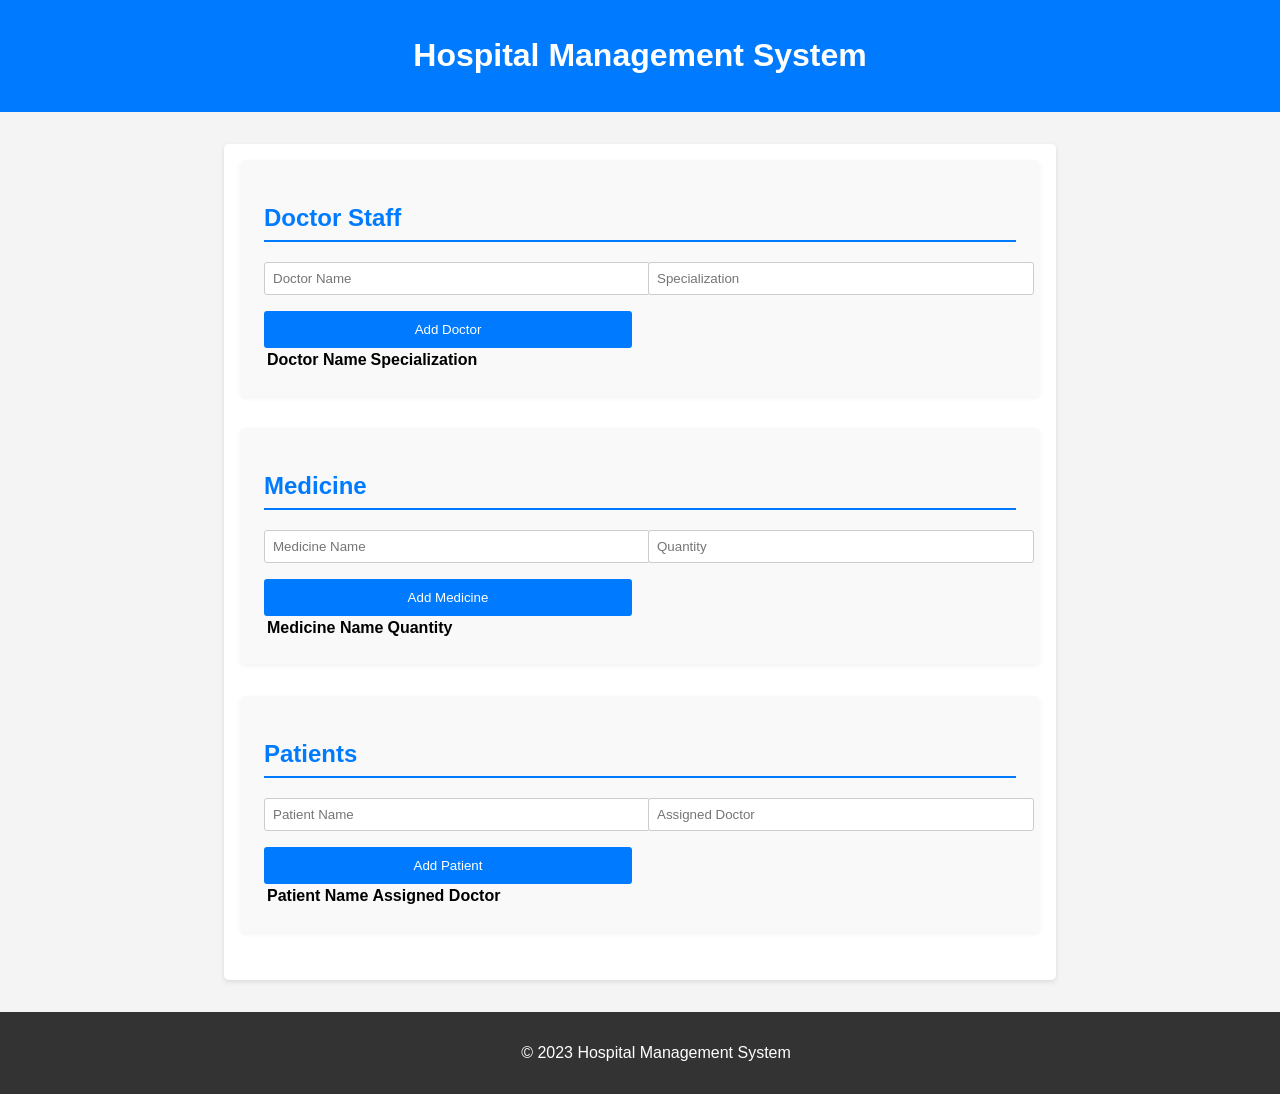
<file: index.html>
<!DOCTYPE html>
<html lang="en">

<head>
    <meta charset="UTF-8">
    <meta name="viewport" content="width=device-width, initial-scale=1.0">
    <title>Hospital Management System</title>
    <link rel="stylesheet" href="style.css">
</head>

<body>
    <header>
        <h1>Hospital Management System</h1>
    </header>
    <main>
        <section id="doctor-staff">
            <h2>Doctor Staff</h2>
            
            <form id="add-doctor-form">
                <input type="text" id="doctor-name" placeholder="Doctor Name" required>
                <input type="text" id="specialization" placeholder="Specialization" required>
                <button type="submit">Add Doctor</button>
            </form>
            <table id="doctor-list">
                <thead>
                    <tr>
                        <th>Doctor Name</th>
                        <th>Specialization</th>
                    </tr>
                </thead>
                <tbody></tbody>
            </table>
            
        </section>
        <section id="medicine">
            <h2>Medicine</h2>
            
            <form id="add-medicine-form">
                <input type="text" id="medicine-name" placeholder="Medicine Name" required>
                <input type="number" id="quantity" placeholder="Quantity" required>
                <button type="submit">Add Medicine</button>
            </form>
            <table id="medicine-list">
                <thead>
                    <tr>
                        <th>Medicine Name</th>
                        <th>Quantity</th>
                    </tr>
                </thead>
                <tbody></tbody>
            </table>
            
        </section>
        <section id="patients">
            <h2>Patients</h2>
            
            <form id="add-patient-form">
                <input type="text" id="patient-name" placeholder="Patient Name" required>
                <input type="text" id="assigned-doctor" placeholder="Assigned Doctor" required>
                <button type="submit">Add Patient</button>
            </form>
            <table id="patient-list">
                <thead>
                    <tr>
                        <th>Patient Name</th>
                        <th>Assigned Doctor</th>
                    </tr>
                </thead>
                <tbody></tbody>
            </table>
            
        </section>
    </main>
    <footer>
        <p>&copy; 2023 Hospital Management System</p>
    </footer>
    <script src="script.js"></script>
</body>

</html>
</file>
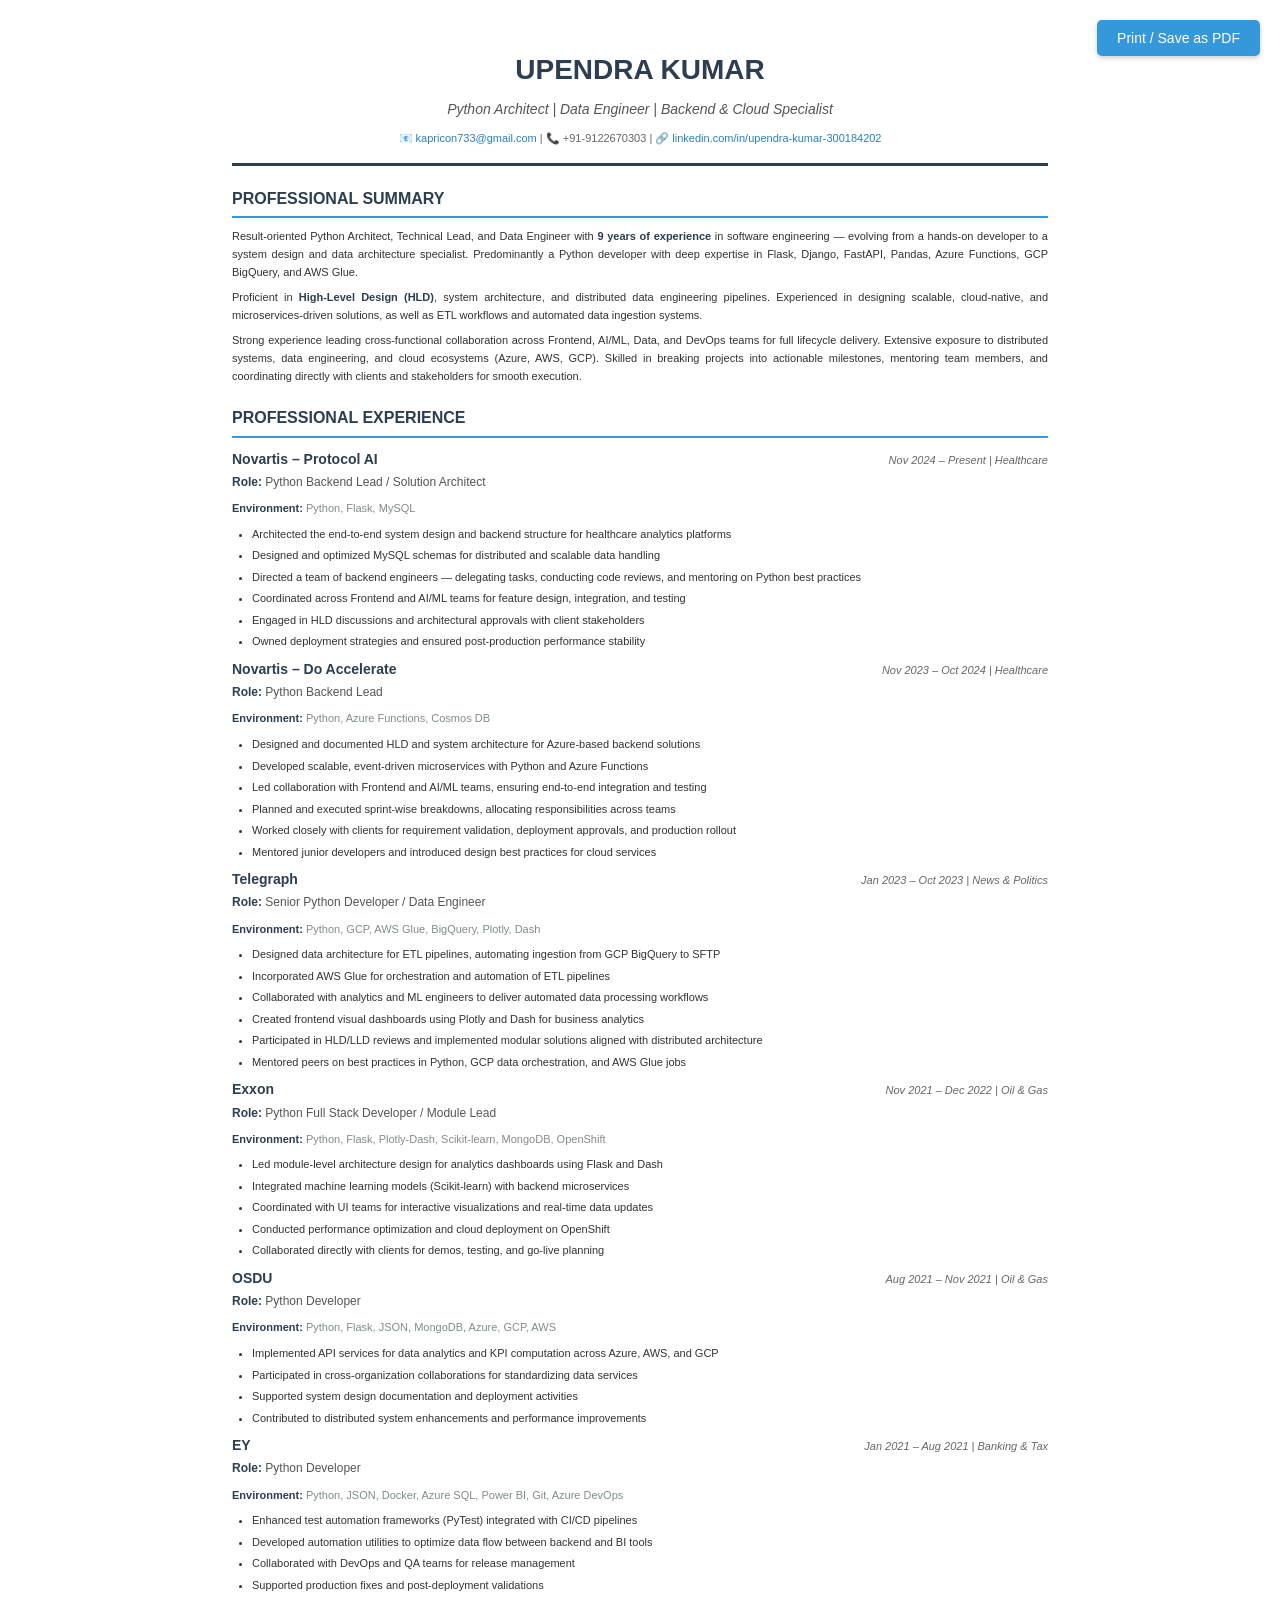
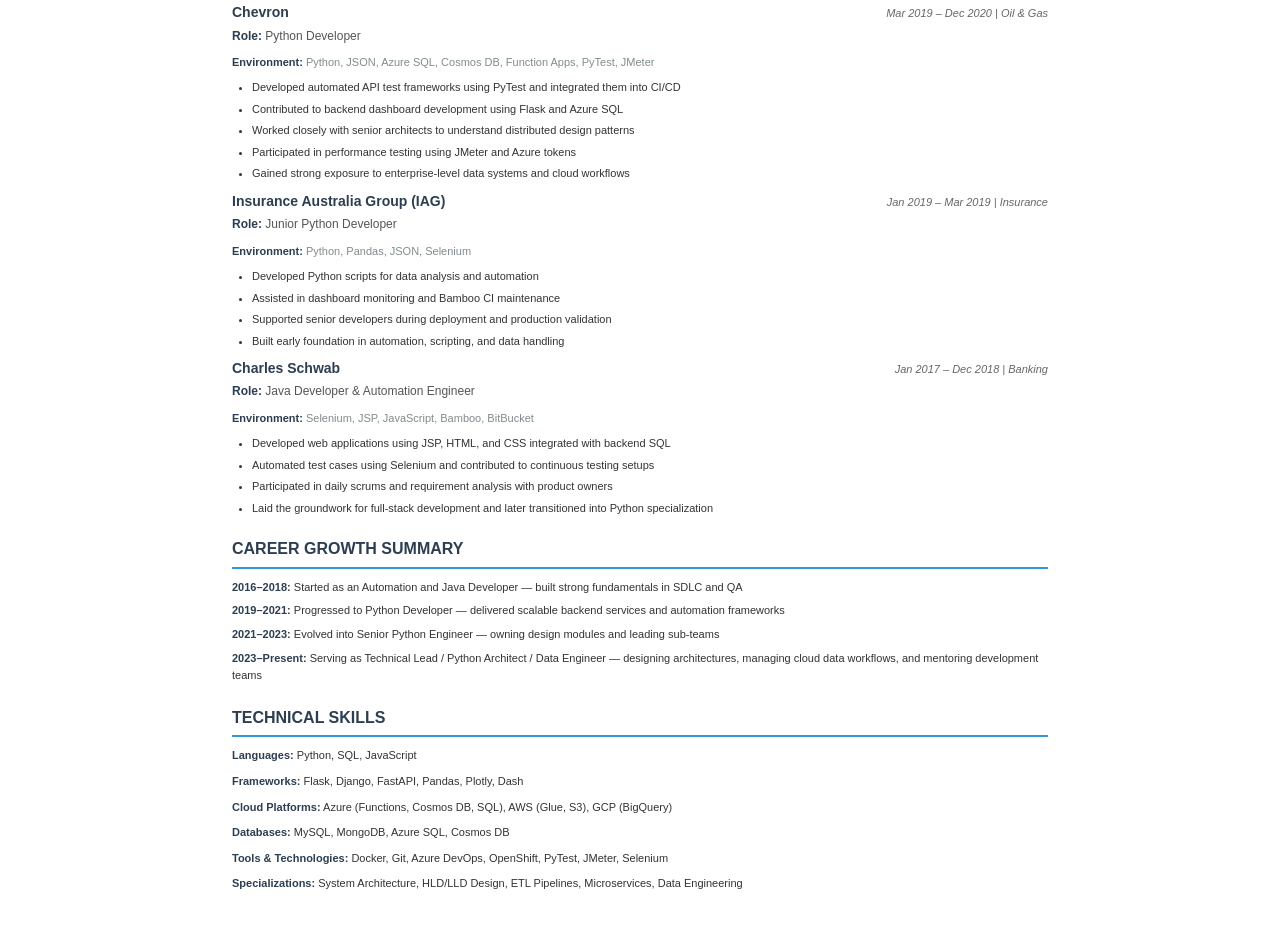
<file: upen_resume.html>
<!DOCTYPE html>
<html lang="en">
<head>
    <meta charset="UTF-8">
    <meta name="viewport" content="width=device-width, initial-scale=1.0">
    <title>Upendra Kumar - Resume</title>
    <style>
        @media print {
            body { margin: 0; }
            .no-print { display: none; }
        }
        
        body {
            font-family: 'Calibri', 'Arial', sans-serif;
            line-height: 1.6;
            color: #333;
            max-width: 8.5in;
            margin: 0 auto;
            padding: 0.5in;
            background: white;
        }
        
        .header {
            text-align: center;
            border-bottom: 3px solid #2c3e50;
            padding-bottom: 15px;
            margin-bottom: 20px;
        }
        
        h1 {
            margin: 0;
            font-size: 28px;
            color: #2c3e50;
            font-weight: bold;
        }
        
        .tagline {
            font-size: 14px;
            color: #555;
            margin: 5px 0;
            font-style: italic;
        }
        
        .contact {
            font-size: 11px;
            color: #666;
            margin-top: 10px;
        }
        
        .contact a {
            color: #2980b9;
            text-decoration: none;
        }
        
        h2 {
            color: #2c3e50;
            font-size: 16px;
            border-bottom: 2px solid #3498db;
            padding-bottom: 5px;
            margin-top: 20px;
            margin-bottom: 10px;
            text-transform: uppercase;
        }
        
        h3 {
            color: #2c3e50;
            font-size: 13px;
            margin: 12px 0 5px 0;
            font-weight: bold;
        }
        
        .project-header {
            display: flex;
            justify-content: space-between;
            align-items: baseline;
            margin-bottom: 5px;
        }
        
        .project-title {
            font-size: 14px;
            font-weight: bold;
            color: #2c3e50;
        }
        
        .project-meta {
            font-size: 11px;
            color: #666;
            font-style: italic;
        }
        
        .role {
            font-size: 12px;
            color: #555;
            margin: 3px 0;
        }
        
        .tech-stack {
            font-size: 11px;
            color: #7f8c8d;
            margin: 3px 0;
        }
        
        ul {
            margin: 8px 0;
            padding-left: 20px;
        }
        
        li {
            font-size: 11px;
            margin-bottom: 5px;
            line-height: 1.5;
        }
        
        .summary {
            font-size: 11px;
            text-align: justify;
            line-height: 1.6;
        }
        
        .summary p {
            margin: 8px 0;
        }
        
        .career-growth {
            font-size: 11px;
        }
        
        .career-growth p {
            margin: 6px 0;
        }
        
        strong {
            color: #2c3e50;
        }
        
        .no-print {
            position: fixed;
            top: 20px;
            right: 20px;
            background: #3498db;
            color: white;
            padding: 10px 20px;
            border-radius: 5px;
            cursor: pointer;
            border: none;
            font-size: 14px;
            box-shadow: 0 2px 5px rgba(0,0,0,0.2);
        }
        
        .no-print:hover {
            background: #2980b9;
        }
    </style>
</head>
<body>
    <button class="no-print" onclick="window.print()">Print / Save as PDF</button>
    
    <div class="header">
        <h1>UPENDRA KUMAR</h1>
        <div class="tagline">Python Architect | Data Engineer | Backend & Cloud Specialist</div>
        <div class="contact">
            📧 <a href="mailto:kapricon733@gmail.com">kapricon733@gmail.com</a> | 
            📞 +91-9122670303 | 
            🔗 <a href="https://linkedin.com/in/upendra-kumar-300184202">linkedin.com/in/upendra-kumar-300184202</a>
        </div>
    </div>

    <h2>Professional Summary</h2>
    <div class="summary">
        <p>Result-oriented Python Architect, Technical Lead, and Data Engineer with <strong>9 years of experience</strong> in software engineering — evolving from a hands-on developer to a system design and data architecture specialist. Predominantly a Python developer with deep expertise in Flask, Django, FastAPI, Pandas, Azure Functions, GCP BigQuery, and AWS Glue.</p>
        
        <p>Proficient in <strong>High-Level Design (HLD)</strong>, system architecture, and distributed data engineering pipelines. Experienced in designing scalable, cloud-native, and microservices-driven solutions, as well as ETL workflows and automated data ingestion systems.</p>
        
        <p>Strong experience leading cross-functional collaboration across Frontend, AI/ML, Data, and DevOps teams for full lifecycle delivery. Extensive exposure to distributed systems, data engineering, and cloud ecosystems (Azure, AWS, GCP). Skilled in breaking projects into actionable milestones, mentoring team members, and coordinating directly with clients and stakeholders for smooth execution.</p>
    </div>

    <h2>Professional Experience</h2>

    <div class="project-header">
        <div>
            <div class="project-title">Novartis – Protocol AI</div>
            <div class="role"><strong>Role:</strong> Python Backend Lead / Solution Architect</div>
        </div>
        <div class="project-meta">Nov 2024 – Present | Healthcare</div>
    </div>
    <div class="tech-stack"><strong>Environment:</strong> Python, Flask, MySQL</div>
    <ul>
        <li>Architected the end-to-end system design and backend structure for healthcare analytics platforms</li>
        <li>Designed and optimized MySQL schemas for distributed and scalable data handling</li>
        <li>Directed a team of backend engineers — delegating tasks, conducting code reviews, and mentoring on Python best practices</li>
        <li>Coordinated across Frontend and AI/ML teams for feature design, integration, and testing</li>
        <li>Engaged in HLD discussions and architectural approvals with client stakeholders</li>
        <li>Owned deployment strategies and ensured post-production performance stability</li>
    </ul>

    <div class="project-header">
        <div>
            <div class="project-title">Novartis – Do Accelerate</div>
            <div class="role"><strong>Role:</strong> Python Backend Lead</div>
        </div>
        <div class="project-meta">Nov 2023 – Oct 2024 | Healthcare</div>
    </div>
    <div class="tech-stack"><strong>Environment:</strong> Python, Azure Functions, Cosmos DB</div>
    <ul>
        <li>Designed and documented HLD and system architecture for Azure-based backend solutions</li>
        <li>Developed scalable, event-driven microservices with Python and Azure Functions</li>
        <li>Led collaboration with Frontend and AI/ML teams, ensuring end-to-end integration and testing</li>
        <li>Planned and executed sprint-wise breakdowns, allocating responsibilities across teams</li>
        <li>Worked closely with clients for requirement validation, deployment approvals, and production rollout</li>
        <li>Mentored junior developers and introduced design best practices for cloud services</li>
    </ul>

    <div class="project-header">
        <div>
            <div class="project-title">Telegraph</div>
            <div class="role"><strong>Role:</strong> Senior Python Developer / Data Engineer</div>
        </div>
        <div class="project-meta">Jan 2023 – Oct 2023 | News & Politics</div>
    </div>
    <div class="tech-stack"><strong>Environment:</strong> Python, GCP, AWS Glue, BigQuery, Plotly, Dash</div>
    <ul>
        <li>Designed data architecture for ETL pipelines, automating ingestion from GCP BigQuery to SFTP</li>
        <li>Incorporated AWS Glue for orchestration and automation of ETL pipelines</li>
        <li>Collaborated with analytics and ML engineers to deliver automated data processing workflows</li>
        <li>Created frontend visual dashboards using Plotly and Dash for business analytics</li>
        <li>Participated in HLD/LLD reviews and implemented modular solutions aligned with distributed architecture</li>
        <li>Mentored peers on best practices in Python, GCP data orchestration, and AWS Glue jobs</li>
    </ul>

    <div class="project-header">
        <div>
            <div class="project-title">Exxon</div>
            <div class="role"><strong>Role:</strong> Python Full Stack Developer / Module Lead</div>
        </div>
        <div class="project-meta">Nov 2021 – Dec 2022 | Oil & Gas</div>
    </div>
    <div class="tech-stack"><strong>Environment:</strong> Python, Flask, Plotly-Dash, Scikit-learn, MongoDB, OpenShift</div>
    <ul>
        <li>Led module-level architecture design for analytics dashboards using Flask and Dash</li>
        <li>Integrated machine learning models (Scikit-learn) with backend microservices</li>
        <li>Coordinated with UI teams for interactive visualizations and real-time data updates</li>
        <li>Conducted performance optimization and cloud deployment on OpenShift</li>
        <li>Collaborated directly with clients for demos, testing, and go-live planning</li>
    </ul>

    <div class="project-header">
        <div>
            <div class="project-title">OSDU</div>
            <div class="role"><strong>Role:</strong> Python Developer</div>
        </div>
        <div class="project-meta">Aug 2021 – Nov 2021 | Oil & Gas</div>
    </div>
    <div class="tech-stack"><strong>Environment:</strong> Python, Flask, JSON, MongoDB, Azure, GCP, AWS</div>
    <ul>
        <li>Implemented API services for data analytics and KPI computation across Azure, AWS, and GCP</li>
        <li>Participated in cross-organization collaborations for standardizing data services</li>
        <li>Supported system design documentation and deployment activities</li>
        <li>Contributed to distributed system enhancements and performance improvements</li>
    </ul>

    <div class="project-header">
        <div>
            <div class="project-title">EY</div>
            <div class="role"><strong>Role:</strong> Python Developer</div>
        </div>
        <div class="project-meta">Jan 2021 – Aug 2021 | Banking & Tax</div>
    </div>
    <div class="tech-stack"><strong>Environment:</strong> Python, JSON, Docker, Azure SQL, Power BI, Git, Azure DevOps</div>
    <ul>
        <li>Enhanced test automation frameworks (PyTest) integrated with CI/CD pipelines</li>
        <li>Developed automation utilities to optimize data flow between backend and BI tools</li>
        <li>Collaborated with DevOps and QA teams for release management</li>
        <li>Supported production fixes and post-deployment validations</li>
    </ul>

    <div class="project-header">
        <div>
            <div class="project-title">Chevron</div>
            <div class="role"><strong>Role:</strong> Python Developer</div>
        </div>
        <div class="project-meta">Mar 2019 – Dec 2020 | Oil & Gas</div>
    </div>
    <div class="tech-stack"><strong>Environment:</strong> Python, JSON, Azure SQL, Cosmos DB, Function Apps, PyTest, JMeter</div>
    <ul>
        <li>Developed automated API test frameworks using PyTest and integrated them into CI/CD</li>
        <li>Contributed to backend dashboard development using Flask and Azure SQL</li>
        <li>Worked closely with senior architects to understand distributed design patterns</li>
        <li>Participated in performance testing using JMeter and Azure tokens</li>
        <li>Gained strong exposure to enterprise-level data systems and cloud workflows</li>
    </ul>

    <div class="project-header">
        <div>
            <div class="project-title">Insurance Australia Group (IAG)</div>
            <div class="role"><strong>Role:</strong> Junior Python Developer</div>
        </div>
        <div class="project-meta">Jan 2019 – Mar 2019 | Insurance</div>
    </div>
    <div class="tech-stack"><strong>Environment:</strong> Python, Pandas, JSON, Selenium</div>
    <ul>
        <li>Developed Python scripts for data analysis and automation</li>
        <li>Assisted in dashboard monitoring and Bamboo CI maintenance</li>
        <li>Supported senior developers during deployment and production validation</li>
        <li>Built early foundation in automation, scripting, and data handling</li>
    </ul>

    <div class="project-header">
        <div>
            <div class="project-title">Charles Schwab</div>
            <div class="role"><strong>Role:</strong> Java Developer & Automation Engineer</div>
        </div>
        <div class="project-meta">Jan 2017 – Dec 2018 | Banking</div>
    </div>
    <div class="tech-stack"><strong>Environment:</strong> Selenium, JSP, JavaScript, Bamboo, BitBucket</div>
    <ul>
        <li>Developed web applications using JSP, HTML, and CSS integrated with backend SQL</li>
        <li>Automated test cases using Selenium and contributed to continuous testing setups</li>
        <li>Participated in daily scrums and requirement analysis with product owners</li>
        <li>Laid the groundwork for full-stack development and later transitioned into Python specialization</li>
    </ul>

    <h2>Career Growth Summary</h2>
    <div class="career-growth">
        <p><strong>2016–2018:</strong> Started as an Automation and Java Developer — built strong fundamentals in SDLC and QA</p>
        <p><strong>2019–2021:</strong> Progressed to Python Developer — delivered scalable backend services and automation frameworks</p>
        <p><strong>2021–2023:</strong> Evolved into Senior Python Engineer — owning design modules and leading sub-teams</p>
        <p><strong>2023–Present:</strong> Serving as Technical Lead / Python Architect / Data Engineer — designing architectures, managing cloud data workflows, and mentoring development teams</p>
    </div>

    <h2>Technical Skills</h2>
    <div class="summary">
        <p><strong>Languages:</strong> Python, SQL, JavaScript</p>
        <p><strong>Frameworks:</strong> Flask, Django, FastAPI, Pandas, Plotly, Dash</p>
        <p><strong>Cloud Platforms:</strong> Azure (Functions, Cosmos DB, SQL), AWS (Glue, S3), GCP (BigQuery)</p>
        <p><strong>Databases:</strong> MySQL, MongoDB, Azure SQL, Cosmos DB</p>
        <p><strong>Tools & Technologies:</strong> Docker, Git, Azure DevOps, OpenShift, PyTest, JMeter, Selenium</p>
        <p><strong>Specializations:</strong> System Architecture, HLD/LLD Design, ETL Pipelines, Microservices, Data Engineering</p>
    </div>
</body>
</html>
</file>
<file: style.css>
body {
    font-family: Arial, sans-serif;
    background-color: #f4f4f4;
    margin: 0;
    padding: 0;
}

header {
    background-color: #007bff;
    color: #fff;
    padding: 1rem;
    text-align: center;
}

main {
    max-width: 800px;
    margin: 2rem auto;
    padding: 1rem;
    background-color: #fff;
    border-radius: 5px;
    box-shadow: 0 2px 5px rgba(0, 0, 0, 0.1);
}

section {
    margin-bottom: 2rem;
    padding: 1.5rem;
    background-color: #f9f9f9;
    border-radius: 5px;
    box-shadow: 0 2px 5px rgba(0, 0, 0, 0.05);
}

h2 {
    color: #007bff;
    border-bottom: 2px solid #007bff;
    padding-bottom: 0.5rem;
}

form {
    display: grid;
    grid-template-columns: 1fr 1fr;
    gap: 1rem;
}

label {
    font-weight: bold;
}

input,
textarea {
    width: 100%;
    padding: 0.5rem;
    border: 1px solid #ccc;
    border-radius: 3px;
}

button {
    background-color: #007bff;
    color: #fff;
    padding: 0.7rem 1.5rem;
    border: none;
    border-radius: 3px;
    cursor: pointer;
    transition: background-color 0.3s ease;
}

button:hover {
    background-color: #0056b3;
}

footer {
    text-align: center;
    padding: 1rem;
    background-color: #333;
    color: #fff;
    position: relative;
    bottom: 0;
    width: 100%;
}
</file>
